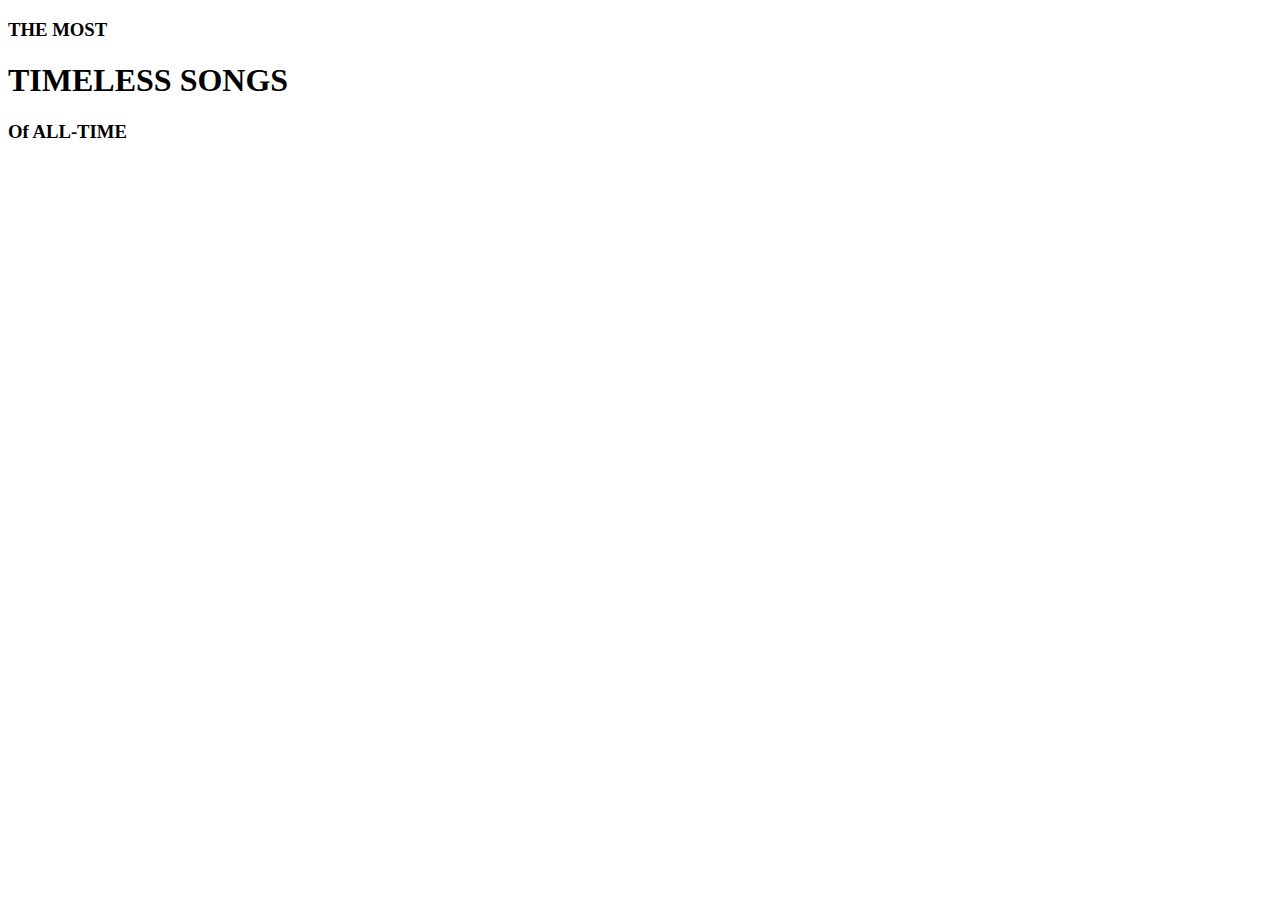
<file: CodeTemplates/CSS/index.html>
﻿<!DOCTYPE html>

<html lang="en" xmlns="http://www.w3.org/1999/xhtml">
<head>
    <meta charset="utf-8" />
    <title>Timelss Songs</title>
</head>
<body>
    <h3 style="font-family:Jost;"> THE MOST</h3 style="font-family:Jost;">
    <h1>TIMELESS SONGS</h1>
    <h3>Of ALL-TIME</h3>
    <h4> </h4>
</body>
</html>
</file>
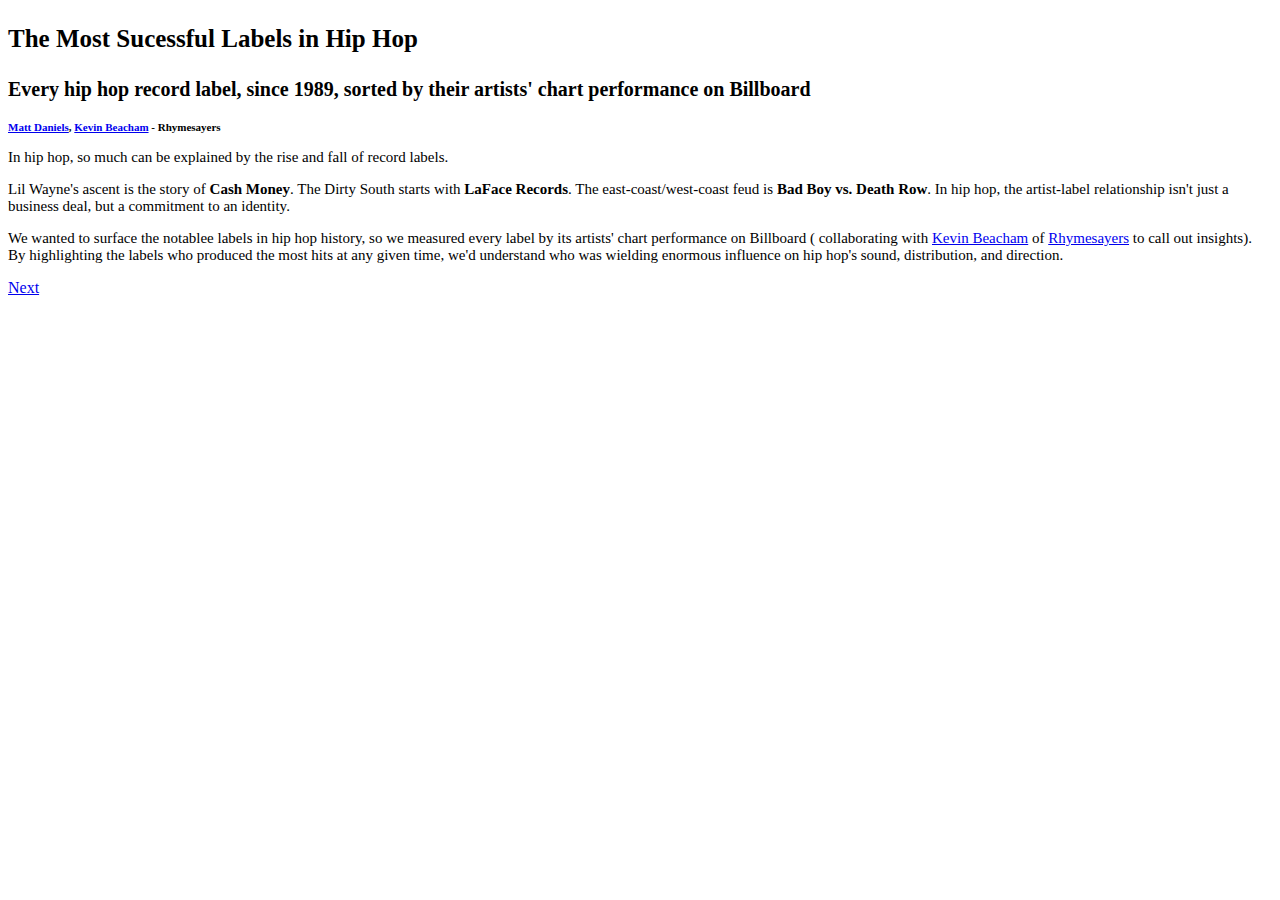
<file: CodeTemplates/HTML/index.html>
﻿<!DOCTYPE html>
<html>
<body>

    <p style="font-size: 25px;"><strong>The Most Sucessful Labels in Hip Hop</strong></p>
    <p style="font-size: 20px;"><strong>Every hip hop record label, since 1989, sorted by their artists' chart performance on Billboard</strong></p>
    <p style="font-size: 11px;"> <strong><a href="https://twitter.com/matthew_daniels?lang=en">Matt Daniels</a>, <a href="https://twitter.com/KevinBeacham">Kevin Beacham</a> - Rhymesayers</strong> <p>
    <p style="font-size: 15px;">In hip hop, so much can be explained by the rise and fall of record labels. </p>
    <p style="font-size: 15px;"> Lil Wayne's ascent is the story of <strong>Cash Money</strong>. The Dirty South starts with <Strong>LaFace Records</Strong>. The east-coast/west-coast feud is <strong>Bad Boy vs. Death Row</strong>. In hip hop, the artist-label relationship isn't just a business deal, but a commitment to an identity. </p>
    <p style="font-size: 15px;"> We wanted to surface the notablee labels in hip hop history, so we measured every label by its artists' chart performance on Billboard ( collaborating with <a href="https://twitter.com/KevinBeacham">Kevin Beacham</a> of  <a href="https://en.wikipedia.org/wiki/Rhymesayers_Entertainment">Rhymesayers</a> to call out insights). By highlighting the labels who produced the most hits at any given time, we'd understand who was wielding enormous influence on hip hop's sound, distribution, and direction. </p>
    <html lang="en">

    <head>
        <meta charset="UTF-8">
        <meta name="viewport" content="width=device-width, initial-scale=1.0">
        <title>Next Page Example</title>
    </head>

    <body>
        <a href="eightynine.html">Next</a>
    </body>

</html>
</body>
</html>
</file>
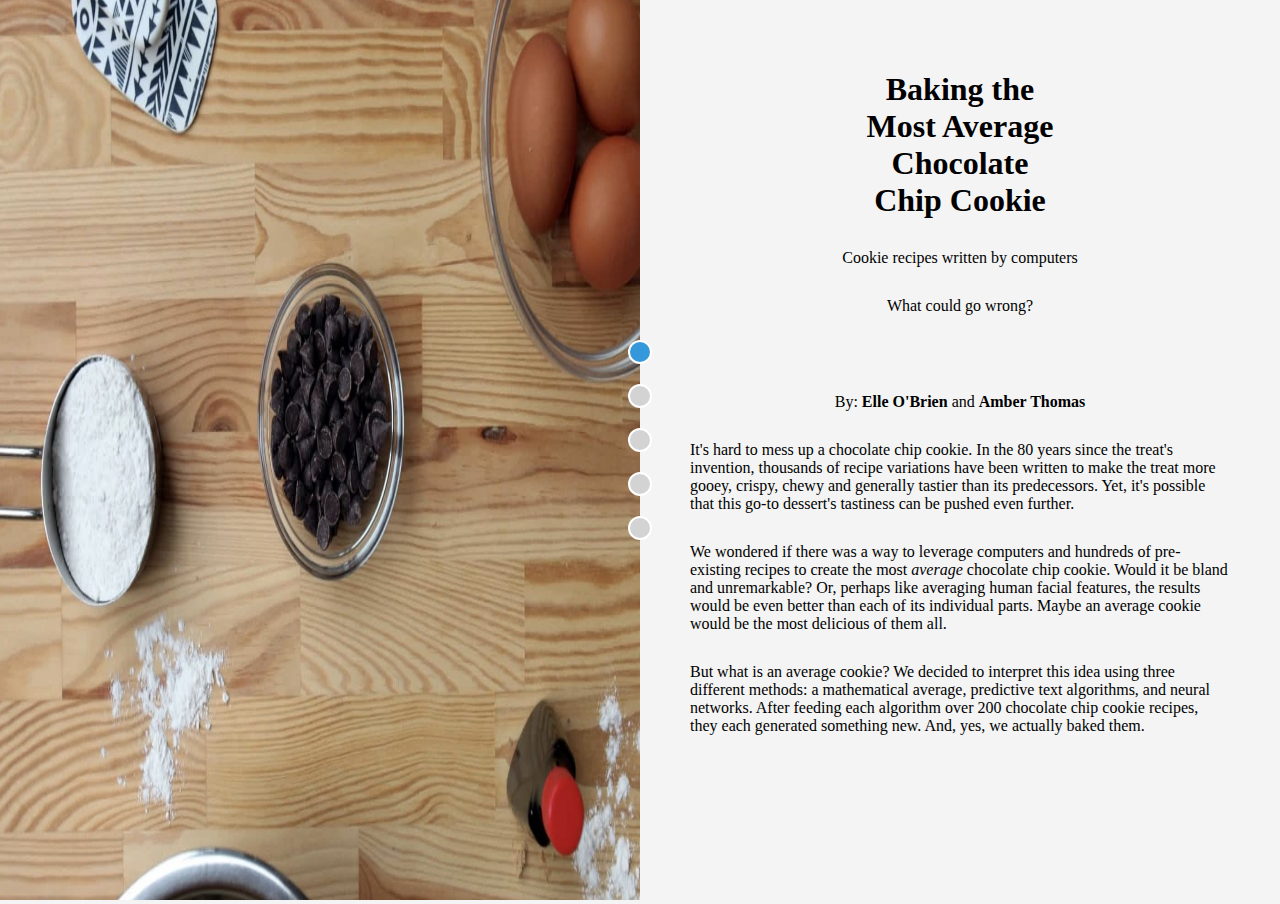
<file: CodeTemplates/JS/index.html>
﻿<!DOCTYPE html>
<html lang="en">
<head>
    <meta charset="UTF-8">
    <meta name="viewport" content="width=device-width, initial-scale=1.0">
    <title>Cookies Website</title>
    <link rel="stylesheet" href="Style.css">

</head>
<body>
    <div class="container">
        <div class="image-panel">
            <img src="cookies.png" alt="Chocolate Chip Cookies">
        </div>
        <div class="text-panel">
            <div class="text-content">
                <h1><center>Baking the <br> Most Average <br> Chocolate<br> Chip Cookie</center></h1>
                <p><center>Cookie recipes written by computers</center></p>
                <div class="your-element">
                    <p><center>What could go wrong?</center></p>
                </div>
                <br>
                <p><center>By: <b> Elle O'Brien</b> and <b>Amber Thomas</b></center> </p>
                <p>It's hard to mess up a chocolate chip cookie. In the 80 years since the treat's <br> invention, thousands of recipe variations have been written to make the treat more <br> gooey, crispy, chewy and generally tastier than its predecessors. Yet, it's possible <br> that this go-to dessert's tastiness can be pushed even further.</p>
                <p>We wondered if there was a way to leverage computers and hundreds of pre- <br> existing recipes to create the most <i>average</i> chocolate chip cookie. Would it be bland <br> and unremarkable? Or, perhaps like averaging human facial features, the results <br> would be even better than each of its individual parts. Maybe an average cookie <br> would be the most delicious of them all.</p>
                <p>But what is an average cookie? We decided to interpret this idea using three <br> different methods: a mathematical average, predictive text algorithms, and neural <br> networks. After feeding each algorithm over 200 chocolate chip cookie recipes, <br> they each generated something new. And, yes, we actually baked them.</p>
                <!-- Hovering labels -->
                <div class="label-1 hover-label">
                    <div class="hover-label-content">Label 1</div>
                </div>
                <div class="label-2 hover-label">
                    <div class="hover-label-content">Label 2</div>
                </div>
                <div class="label-3 hover-label">
                    <div class="hover-label-content">Label 3</div>
                </div>
                <div class="label-4 hover-label">
                    <div class="hover-label-content">Label 4</div>
                </div>
                <div class="label-5 hover-label">
                    <div class="hover-label-content">Label 5</div>
                </div>
            </div>
        </div>

        <div class="circle-container">
            <div class="circle" data-label="Introduction"></div>
            <div class="circle" data-label="Mathematical Average Cookie"></div>
            <div class="circle" data-label="Predictive Text Cookie"></div>
            <div class="circle" data-label="Neural Network Cookie"></div>
            <div class="circle" data-label="Leftovers"></div>
        </div>
    </div>
</body>
</html>
</file>
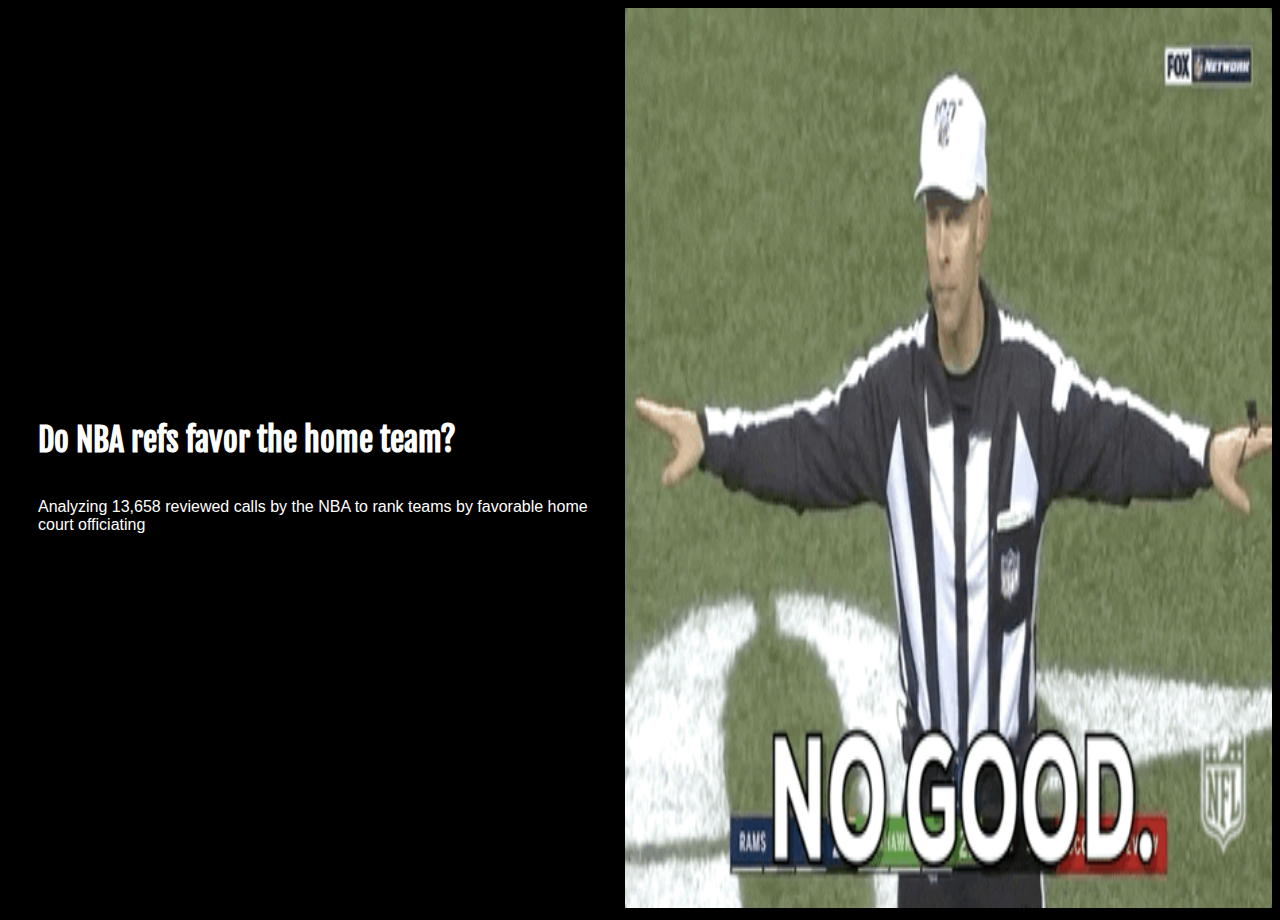
<file: CodeTemplates/CSS/nba.html>
﻿<!DOCTYPE html>

<html lang="en">
<head>
    <link rel="stylesheet" href="nbaStyle.css">
    <link rel="preconnect" href="https://fonts.googleapis.com">
    <link rel="preconnect" href="https://fonts.gstatic.com" crossorigin>
    <link href="https://fonts.googleapis.com/css2?family=Bentham&family=Cabin&family=Fjalla+One&display=swap" rel="stylesheet">
    <title>Home Court Advantage</title>
    <meta name="viewport" content="width=device-width, initial-scale=1" />

</head>
<body>
    <div id="landing">
    <div id="left">

        <h1 class="title">Do NBA refs favor the home team?</h1>
        <p class="title">Analyzing 13,658 reviewed calls by the NBA to rank teams by favorable home court officiating</p>

    </div>
       <div id="right">
        <img src="giphy.gif" alt="Ref saying no good" ;>
       </div>
    </div>
</body>
</html>
</file>
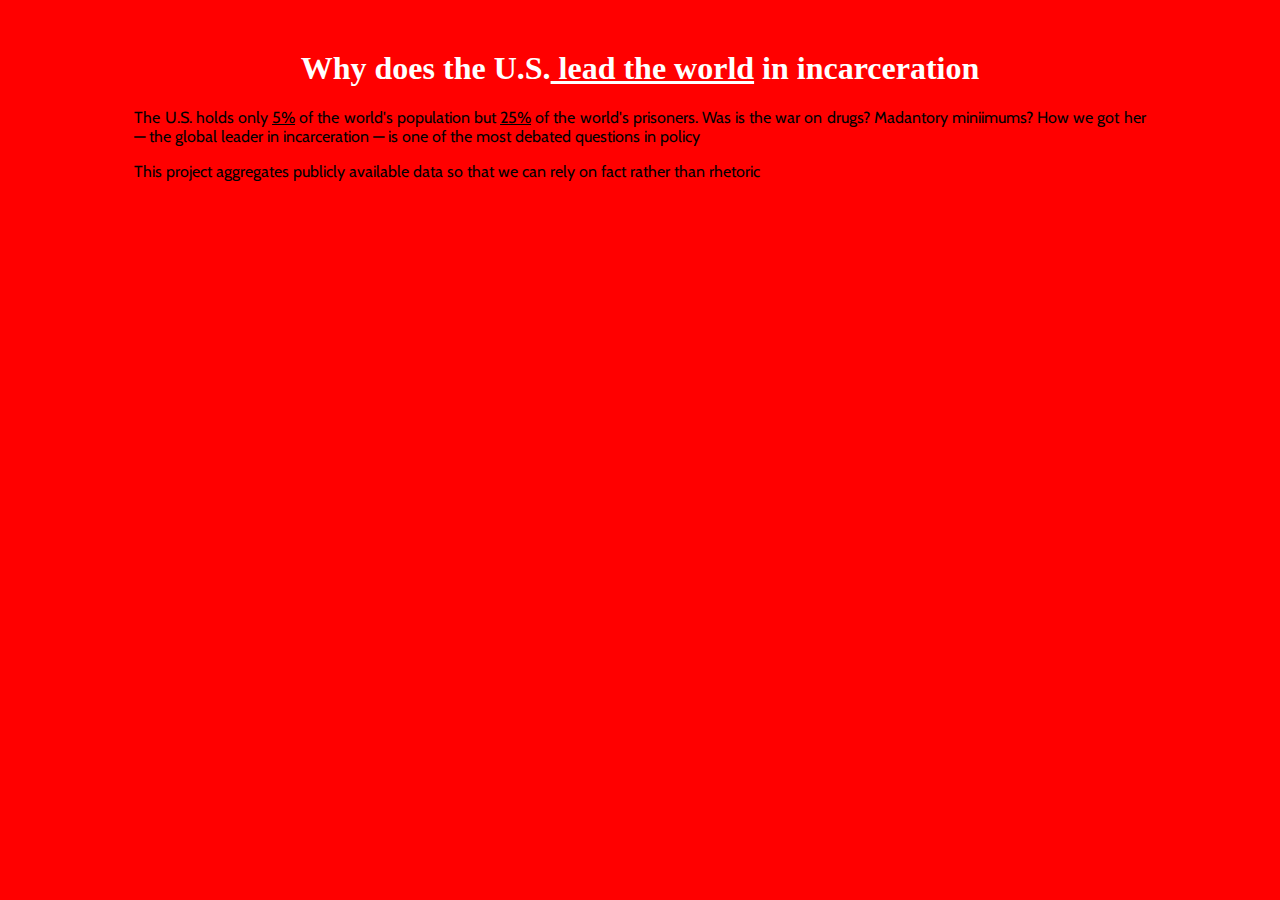
<file: CodeTemplates/CSS/prison.html>
﻿<!DOCTYPE html>

<html lang="en" >
<head>
    <link rel="stylesheet" href="style.css">
    <link rel="preconnect" href="https://fonts.googleapis.com">
    <link rel="preconnect" href="https://fonts.gstatic.com" crossorigin>
    <link href="https://fonts.googleapis.com/css2?family=Bentham&family=Cabin&display=swap" rel="stylesheet">
    <title>American Incarceration</title>
</head>
    <body style ="background-color: red">
        <main>
            <h1><center>Why does the U.S.<u> lead the world</u> in incarceration</center></h1>
            <p>The U.S. holds only <u>5%</u> of the world's population but <u>25%</u> of the world's prisoners. Was is the war on drugs? Madantory miniimums? How we got her — the global leader in incarceration — is one of the most debated questions in policy</p>
            <p>This project aggregates publicly available data so that we can rely on fact rather than rhetoric</p>
        </main>
    </body>
</html>
</file>
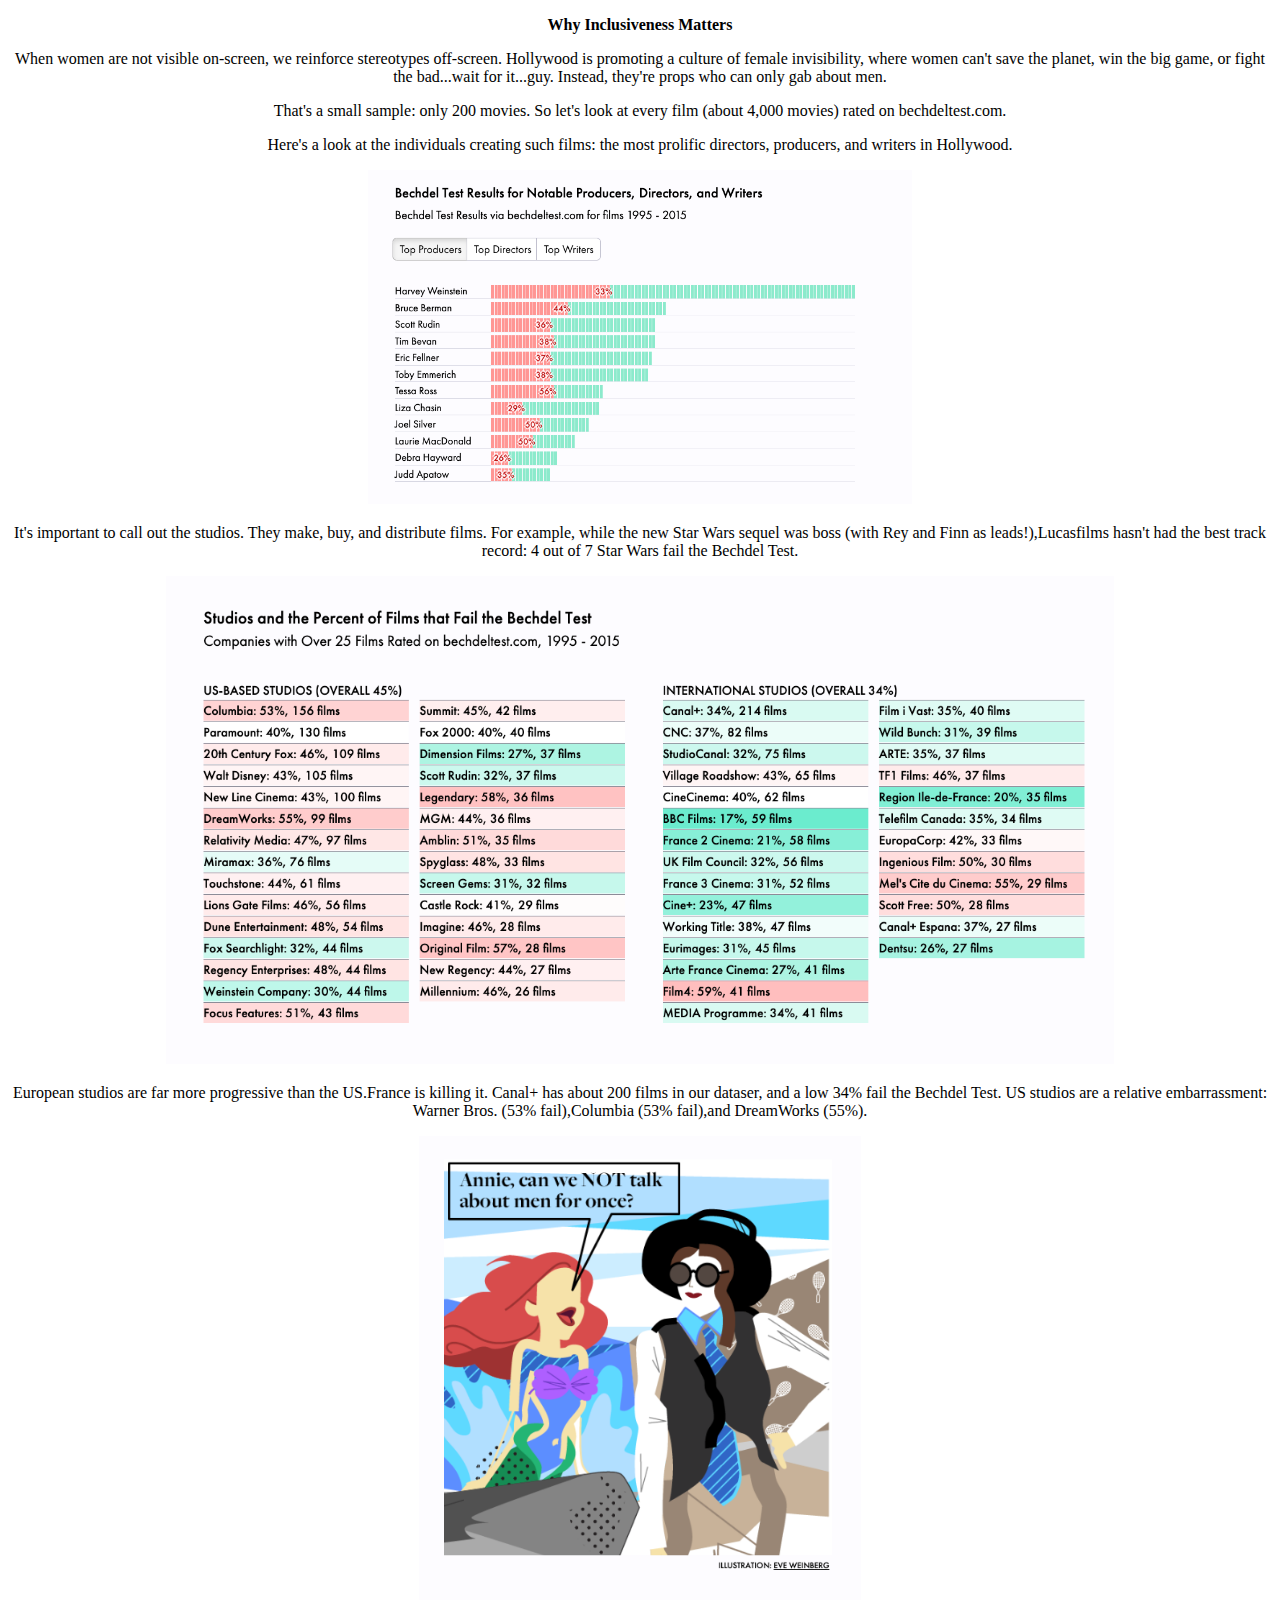
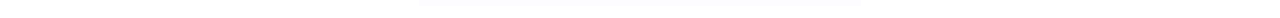
<file: CodeTemplates/HTML/HTMLPage3.html>
﻿<!DOCTYPE html>

<html lang="en">
<head>
    <meta charset="utf-8">
    <meta content="width=device-width">
    <title>next2</title>
</head>
<body style="text-align: center">
    <p><b>Why Inclusiveness Matters</b></p>
    <p>
        When women are not visible on-screen, we reinforce stereotypes off-screen.
        Hollywood is promoting a culture of female invisibility, where women can't save the planet, win the big game, or fight the bad...wait for it...guy.
        Instead, they're props who can only gab about men.
    </p>
    <p>That's a small sample: only 200 movies. So let's look at every film (about 4,000 movies) rated on bechdeltest.com.</p>
    <p>Here's a look at the individuals creating such films: the most prolific directors, producers, and writers in Hollywood.</p>
    <img src=bargraph.png width="43%" height="43%">
    <p>
        It's important to call out the studios. They make, buy, and distribute films.
        For example, while the new Star Wars sequel was boss (with Rey and Finn as leads!),Lucasfilms hasn't had the best track record: 4 out of 7 Star Wars fail the Bechdel Test.
    </p>
    <img src=studios.png width="75%" height="75%">
    <p>
        European studios are far more progressive than the US.France is killing it. Canal+ has about 200 films in our dataser, and a low 34% fail the Bechdel Test.
        US studios are a relative embarrassment: Warner Bros. (53% fail),Columbia (53% fail),and DreamWorks (55%).
    </p>
    <img src=funny.png width="35%" height="35%">
</body>
</html>
</file>
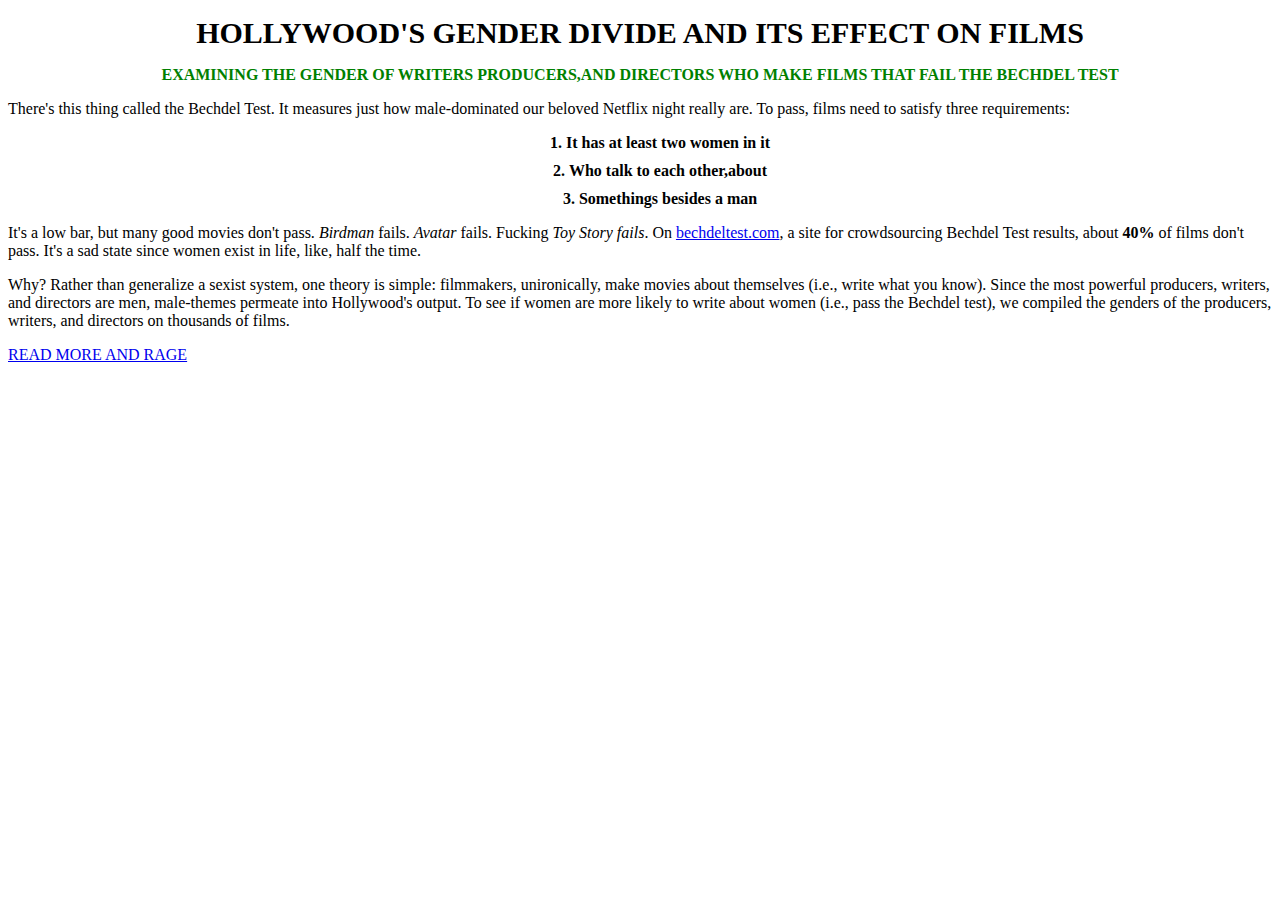
<file: CodeTemplates/HTML/HTMLPage4.html>
﻿<!DOCTYPE html>

<head>
    <meta charset="UTF-8">
    <meta name="viewport" content="width=device-width, initial-scale=1.0">
    <title>List Example</title>
    <style>
        /* Apply margin to list items */
        ul {
            list-style-type: none;
            padding: 0;
        }

        li {
            margin-bottom: 10px; /* Add margin-bottom to create space between list items */
        }
    </style>
    <body>

        <p> <center style="font-size: 30px;"><b>HOLLYWOOD'S GENDER DIVIDE AND ITS EFFECT ON FILMS</b></center></p>

        <p><center style="color: green;"><b>EXAMINING THE GENDER OF WRITERS PRODUCERS,AND DIRECTORS WHO MAKE FILMS THAT FAIL THE BECHDEL TEST</b></center></p>

        <p style="font-size: 16px; color: black;">There's this thing called the Bechdel Test. It measures just how male-dominated our beloved Netflix night really are. To pass, films need to satisfy three requirements:</p>
        <p>
            <center>
                <b>
                    <ol style="list-style-position: inside">
                        <li>It has at least two women in it</li>

                        <li>Who talk to each other,about</li>

                        <li>Somethings besides a man</li>
                        <ol>
            </center></b>
        </p>
        <p>
            It's a low bar, but many good movies don't pass.
            <em>Birdman</em> fails.
            <em>Avatar</em> fails. Fucking
            <em>Toy Story fails</em>. On
            <a href="http://bechdeltest.com/">bechdeltest.com</a>, a site for crowdsourcing Bechdel Test results, about
            <b>40%</b> of films don't pass.
        It's a sad state since women exist in life, like, half the time.</p>

        <p>Why? Rather than generalize a sexist system, one theory is simple: filmmakers, unironically, make movies about themselves (i.e., write what you know). Since the most powerful producers, writers, and directors are men, male-themes permeate into Hollywood's output. To see if women are more likely to write about women (i.e., pass the Bechdel test), we compiled the genders of the producers, writers, and directors on thousands of films.</p>

        <body>
            <a href="HTMLPage3.html">READ MORE AND RAGE</a>
        </body>

    </body>
    </html>
</file>
<file: CodeTemplates/JS/Style.css>
﻿body {
    margin: 0;
    display: flex;
    align-items: left;
    justify-content: center;
    height: 100vh;
    background-color: #f4f4f4;
}

.container {
    display: flex;
}

.text-panel {
    flex: 1;
    position: relative;
}

.image-panel {
    flex: 1;
}

.text-content {
    max-width: 600px;
    margin: 0 auto;
    padding: 50px;
    position: relative;
}

img {
    max-width: 100%;
    height: 100%;
}

.hover-label {
    position: absolute;
    top: 50%;
    left: 100%;
    transform: translate(-50%, -50%);
    opacity: 0;
    transition: transform 0.6s ease-in-out;
    pointer-events: none;
    width: 10px;
    height: 10px;
    border-radius: 50%;
    background-color: #3498db;
    display: flex;
    justify-content: center;
    color: #fff;
    transform: translateX(50%);
}

.text-panel:hover .label-1 .hover-label,
.text-panel:hover .label-2 .hover-label,
.text-panel:hover .label-3 .hover-label,
.text-panel:hover .label-4 .hover-label,
.text-panel:hover .label-5 .hover-label {
    opacity: 1;
}

.circle:nth-child(1):hover ~ .label-1 .hover-label,
.circle:nth-child(2):hover ~ .label-2 .hover-label,
.circle:nth-child(3):hover ~ .label-3 .hover-label,
.circle:nth-child(4):hover ~ .label-4 .hover-label,
.circle:nth-child(5):hover ~ .label-5 .hover-label {
    background-color: #ffaf8b;
}

.circle:nth-child(1):hover ~ .label-1 .hover-label {
    background-color: #3498db;
}

.circle-container {
    position: absolute;
    left: 50%;
    top: 50%;
    transform: translateX(-50%) translateY(-50%);
    display: flex;
    flex-direction: column;
    align-items: center;
}

.circle {
    width: 20px;
    height: 20px;
    background-color: #3498db;
    border-radius: 50%;
    border: 2px solid #fff;
    margin-bottom: 20px;
    position: relative;
  
}

    .circle:hover::after {
        content: attr(data-label);
        position: absolute;
        top: 50%;
        left: 110%;
        transform: translate(-50%, -50%);
        background-color: rgba(52, 152, 219, 0.8);
        color: #fff;
        padding: 5px 10px;
        border-radius: 5px;
      
    }

    .circle:nth-child(1) {
        background-color: #3498db;
    }

    .circle:nth-child(n+2) {
        background-color: #d3d3d3;
    }

p {
    margin-bottom: 30px;
}
</file>
<file: CodeTemplates/CSS/nbaStyle.css>
﻿@media screen and (min-width: 480px) {
    body {
        color: white;
        background-color: black;
    }

    h1 {
        color: white;
        margin-top: 50px;
        font-family: 'Fjalla One', sans-serif
    }

    p {
        color: white;
        font-family: 'Cantarell', sans-serif;
    }

    #landing {
        display: flex;
    }

    #left {
        display: flex;
        flex-direction: column;
        justify-content: center;
        padding-left: 30px;
        padding-right: 30px;
    }

    #right {
        width: 60vw;
    }

    img {
        width: 100%;
        height: 100vh;
    }


}
@media screen and (max-width : 412px){
    body {
        color: white;
        background-color: black;
    }
    #left {
        display: flex;
        flex-direction: column;
        justify-content: center;
        padding-left: 30px;
        padding-right: 30px;
    }
    img {
        width: 100%;
        height: 100vh;
    }
}
</file>
<file: CodeTemplates/CSS/style.css>
﻿body
{
    background-color: red;
}
h1
{
    color: white;
    margin-top: 50px;
    font-family: 'Betham', serif;
}
p
{
    font-family: 'Cabin', sans-serif;
}
main
{
    text-align: justify;
    margin-right: 10%;
    margin-left: 10%;
}
</file>
